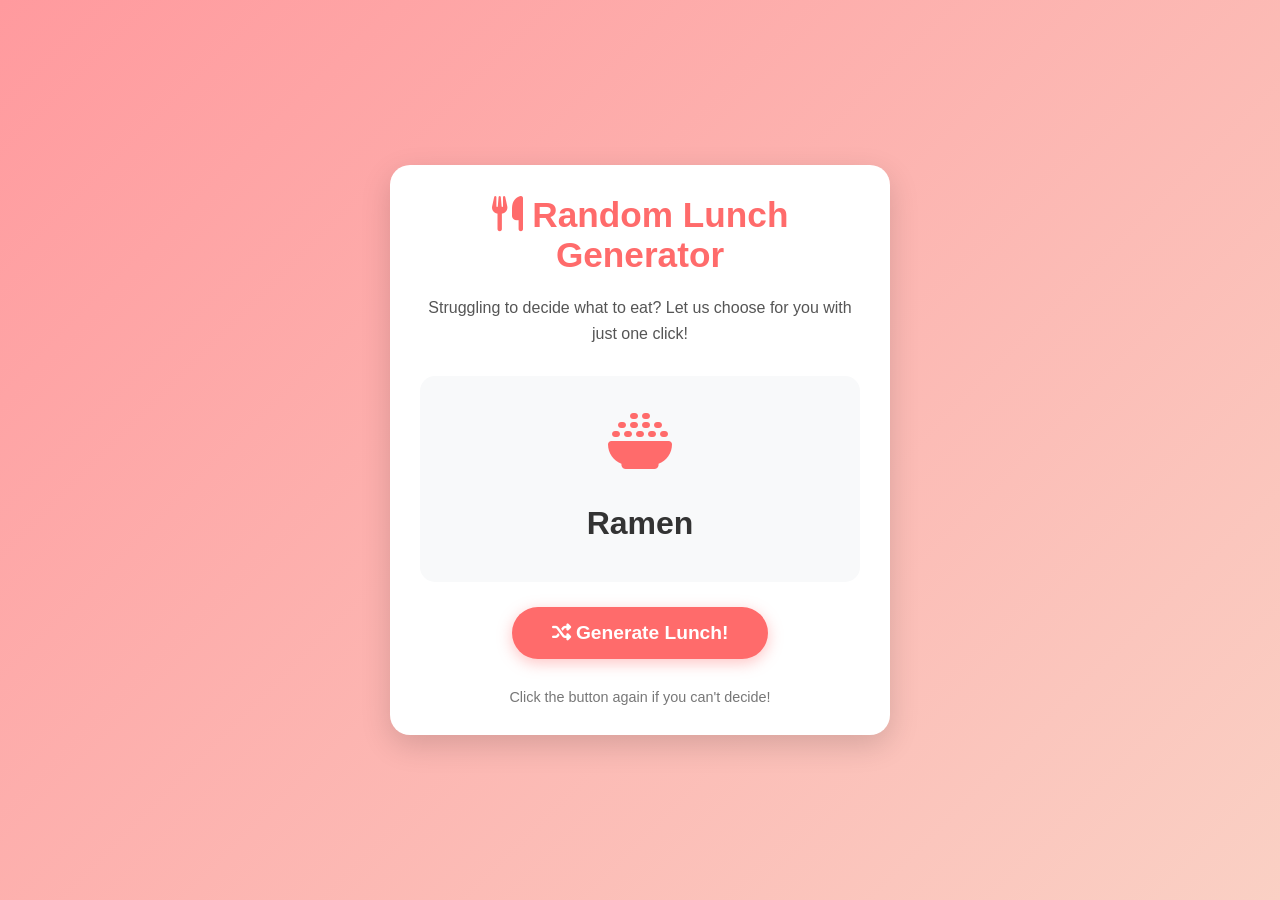
<file: week1/index.html>
<!DOCTYPE html>
<html lang="en">
<head>
    <meta charset="UTF-8">
    <meta name="viewport" content="width=device-width, initial-scale=1.0">
    <title>Random Lunch Menu Generator</title>
    <link rel="stylesheet" href="https://cdnjs.cloudflare.com/ajax/libs/font-awesome/6.4.0/css/all.min.css">
    <style>
        * {
            margin: 0;
            padding: 0;
            box-sizing: border-box;
            font-family: 'Segoe UI', Tahoma, Geneva, Verdana, sans-serif;
        }
        
        body {
            background: linear-gradient(135deg, #ff9a9e 0%, #fad0c4 100%);
            min-height: 100vh;
            display: flex;
            justify-content: center;
            align-items: center;
            padding: 20px;
        }
        
        .container {
            background-color: white;
            border-radius: 20px;
            box-shadow: 0 10px 30px rgba(0, 0, 0, 0.15);
            width: 90%;
            max-width: 500px;
            padding: 30px;
            text-align: center;
        }
        
        h1 {
            color: #ff6b6b;
            margin-bottom: 20px;
            font-size: 2.2rem;
        }
        
        .description {
            color: #555;
            margin-bottom: 30px;
            line-height: 1.6;
        }
        
        .lunch-display {
            background-color: #f8f9fa;
            border-radius: 15px;
            padding: 30px;
            margin: 25px 0;
            min-height: 200px;
            display: flex;
            flex-direction: column;
            justify-content: center;
            align-items: center;
            transition: all 0.3s ease;
        }
        
        .food-icon {
            font-size: 4rem;
            margin-bottom: 15px;
            color: #ff6b6b;
        }
        
        .food-name {
            font-size: 2rem;
            color: #333;
            font-weight: bold;
            margin: 10px 0;
        }
        
        .generate-btn {
            background-color: #ff6b6b;
            color: white;
            border: none;
            border-radius: 50px;
            padding: 15px 40px;
            font-size: 1.2rem;
            font-weight: bold;
            cursor: pointer;
            transition: all 0.3s ease;
            box-shadow: 0 4px 15px rgba(255, 107, 107, 0.4);
        }
        
        .generate-btn:hover {
            background-color: #ff5252;
            transform: translateY(-3px);
            box-shadow: 0 6px 20px rgba(255, 107, 107, 0.5);
        }
        
        .generate-btn:active {
            transform: translateY(0);
        }
        
        .footer {
            margin-top: 30px;
            color: #777;
            font-size: 0.9rem;
        }
        
        @keyframes fadeIn {
            from { opacity: 0; transform: translateY(10px); }
            to { opacity: 1; transform: translateY(0); }
        }
        
        .fade-in {
            animation: fadeIn 0.5s ease forwards;
        }
        
        @media (max-width: 600px) {
            .container {
                padding: 20px;
            }
            
            h1 {
                font-size: 1.8rem;
            }
            
            .food-name {
                font-size: 1.6rem;
            }
            
            .generate-btn {
                padding: 12px 30px;
                font-size: 1.1rem;
            }
        }
    </style>
</head>
<body>
    <div class="container">
        <h1><i class="fas fa-utensils"></i> Random Lunch Generator</h1>
        <p class="description">Struggling to decide what to eat? Let us choose for you with just one click!</p>
        
        <div class="lunch-display">
            <div class="food-icon"><i class="fas fa-question"></i></div>
            <div class="food-name">What's for lunch?</div>
        </div>
        
        <button class="generate-btn" id="generateBtn">
            <i class="fas fa-shuffle"></i> Generate Lunch!
        </button>
        
        <p class="footer">Click the button again if you can't decide!</p>
    </div>

    <script>
        document.addEventListener('DOMContentLoaded', function() {
            const generateBtn = document.getElementById('generateBtn');
            const foodIcon = document.querySelector('.food-icon');
            const foodName = document.querySelector('.food-name');
            const lunchDisplay = document.querySelector('.lunch-display');
            
            // Array of lunch options with corresponding Font Awesome icons
            const lunchMenu = [
                { name: "Pizza", icon: "fas fa-pizza-slice" },
                { name: "Sushi", icon: "fas fa-fish" },
                { name: "Burger", icon: "fas fa-burger" },
                { name: "Salad", icon: "fas fa-leaf" },
                { name: "Tacos", icon: "fas fa-hotdog" },
                { name: "Ramen", icon: "fas fa-bowl-rice" },
                { name: "Sandwich", icon: "fas fa-bread-slice" },
                { name: "Pasta", icon: "fas fa-plate-wheat" },
                { name: "Curry", icon: "fas fa-mortar-pestle" },
                { name: "Steak", icon: "fas fa-drumstick-bite" },
                { name: "Soup", icon: "fas fa-bowl-food" },
                { name: "BBQ", icon: "fas fa-fire" }
            ];
            
            // Function to generate random lunch
            function generateRandomLunch() {
                // Remove fade-in class if it exists
                lunchDisplay.classList.remove('fade-in');
                
                // Get a random lunch option
                const randomIndex = Math.floor(Math.random() * lunchMenu.length);
                const selectedLunch = lunchMenu[randomIndex];
                
                // Briefly show loading state
                foodIcon.innerHTML = '<i class="fas fa-spinner fa-spin"></i>';
                foodName.textContent = "Thinking...";
                
                // After a short delay, show the selected lunch
                setTimeout(() => {
                    foodIcon.innerHTML = `<i class="${selectedLunch.icon}"></i>`;
                    foodName.textContent = selectedLunch.name;
                    
                    // Add animation class
                    lunchDisplay.classList.add('fade-in');
                }, 500);
            }
            
            // Add click event to button
            generateBtn.addEventListener('click', generateRandomLunch);
            
            // Generate a random lunch on page load
            generateRandomLunch();
        });
    </script>
</body>
</html>
</file>
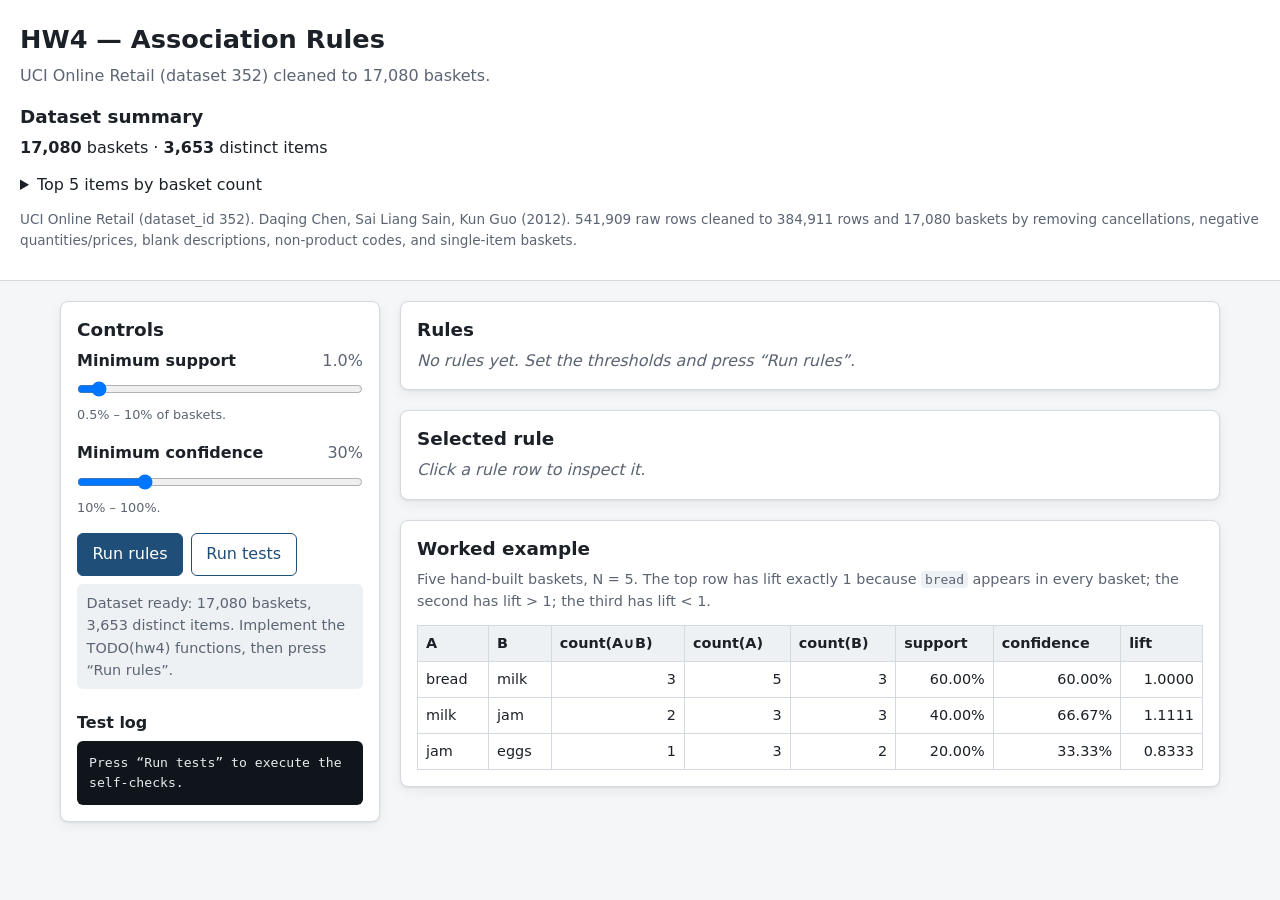
<file: week4/index.html>
<!DOCTYPE html>
<html lang="en">
<head>
  <meta charset="utf-8">
  <meta name="viewport" content="width=device-width, initial-scale=1">
  <title>HW4 — Association Rules</title>
  <link rel="stylesheet" href="style.css">
</head>
<body>
  <noscript>
    <p class="load-error">JavaScript required — please enable scripts for this directory and reload.</p>
  </noscript>
  <header class="site-header">
    <h1>HW4 — Association Rules</h1>
    <p class="subtitle">UCI Online Retail (dataset 352) cleaned to 17,080 baskets.</p>
    <section id="dataset-summary" aria-labelledby="dataset-summary-heading" class="summary">
      <h2 id="dataset-summary-heading">Dataset summary</h2>
      <div id="dataset-summary-body">
        <p class="empty-state">Loading dataset…</p>
      </div>
    </section>
  </header>

  <div class="layout">
    <aside class="sidebar" aria-labelledby="controls-heading">
      <h2 id="controls-heading">Controls</h2>

      <div class="control">
        <label for="min-support">
          Minimum support
          <output id="min-support-value" for="min-support">1.0%</output>
        </label>
        <input type="range" id="min-support" name="min-support"
               min="0.5" max="10" step="0.5" value="1"
               aria-describedby="min-support-hint">
        <p class="hint" id="min-support-hint">0.5% – 10% of baskets.</p>
      </div>

      <div class="control">
        <label for="min-confidence">
          Minimum confidence
          <output id="min-confidence-value" for="min-confidence">30%</output>
        </label>
        <input type="range" id="min-confidence" name="min-confidence"
               min="10" max="100" step="5" value="30"
               aria-describedby="min-confidence-hint">
        <p class="hint" id="min-confidence-hint">10% – 100%.</p>
      </div>

      <div class="button-row">
        <button type="button" id="run-rules">Run rules</button>
        <button type="button" id="run-tests" class="secondary">Run tests</button>
      </div>

      <p id="status" class="status" role="status" aria-live="polite">Loading…</p>

      <h3 id="test-log-heading">Test log</h3>
      <pre id="testLog" class="test-log" tabindex="0" aria-labelledby="test-log-heading">Press “Run tests” to execute the self-checks.</pre>
    </aside>

    <main>
      <section aria-labelledby="results-heading">
        <h2 id="results-heading">Rules</h2>
        <div id="results">
          <p class="empty-state">No rules yet. Set the thresholds and press “Run rules”.</p>
        </div>
      </section>

      <section aria-labelledby="detail-heading" class="panel">
        <h2 id="detail-heading">Selected rule</h2>
        <div id="rule-detail">
          <p class="empty-state">Click a rule row to inspect it.</p>
        </div>
      </section>

      <section aria-labelledby="example-heading" class="panel">
        <h2 id="example-heading">Worked example</h2>
        <div id="worked-example"></div>
      </section>
    </main>
  </div>

  <script src="transactions.js"></script>
  <script src="script.js"></script>
</body>
</html>
</file>
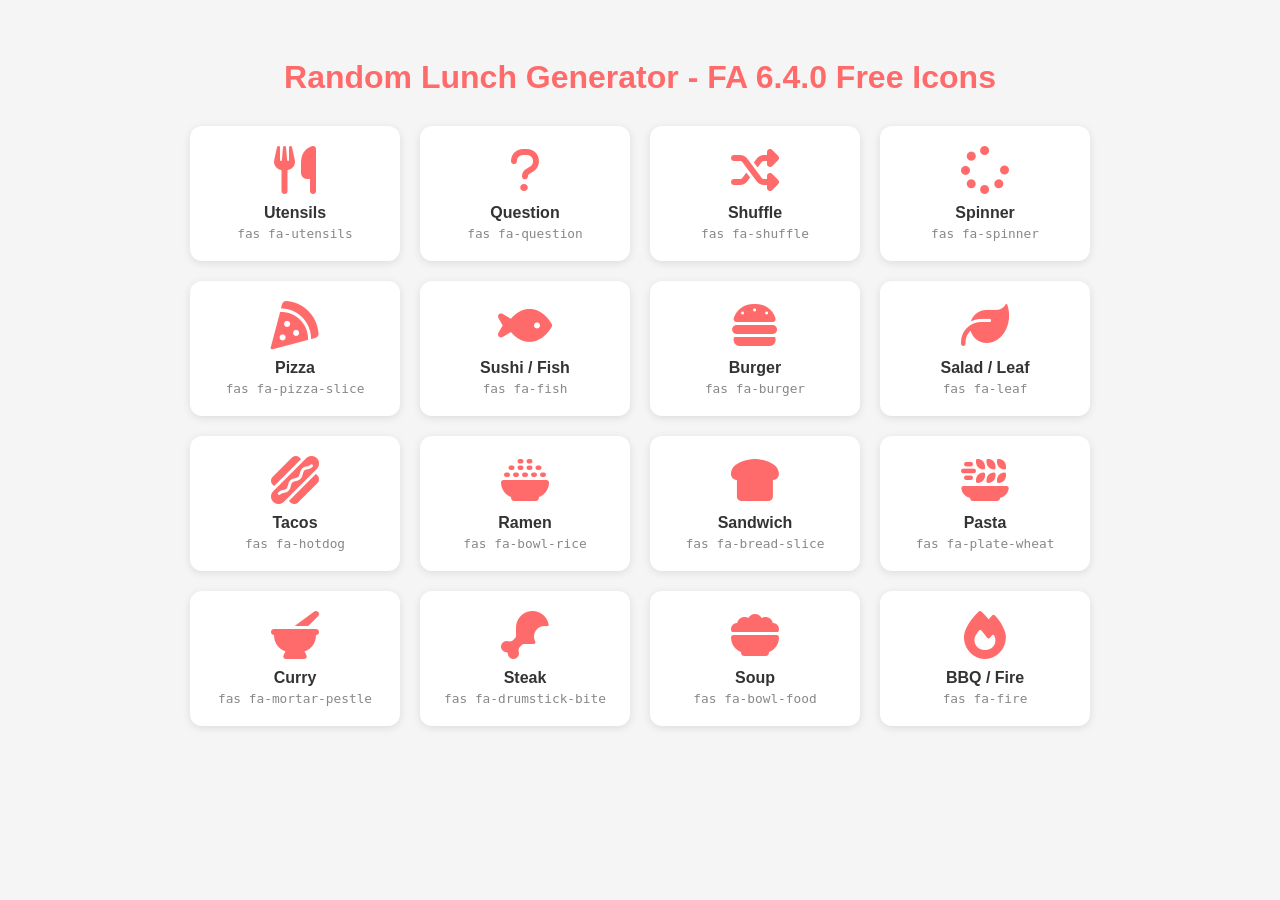
<file: week1/fa-icons-preview.html>
<!DOCTYPE html>
<html lang="en">
<head>
<meta charset="UTF-8">
<title>Random Lunch Generator - FA 6.4.0 Icons</title>
<link rel="stylesheet" href="https://cdnjs.cloudflare.com/ajax/libs/font-awesome/6.4.0/css/all.min.css">
<style>
  body { font-family: 'Segoe UI', sans-serif; background: #f5f5f5; padding: 30px; }
  h1 { color: #ff6b6b; text-align: center; }
  .grid { display: grid; grid-template-columns: repeat(4, 1fr); gap: 20px; max-width: 900px; margin: 30px auto; }
  .card { background: white; border-radius: 12px; padding: 20px; text-align: center; box-shadow: 0 2px 8px rgba(0,0,0,0.1); }
  .card i { font-size: 3rem; color: #ff6b6b; margin-bottom: 10px; display: block; }
  .card .name { font-weight: 600; color: #333; }
  .card .class { font-size: 0.8rem; color: #888; font-family: monospace; margin-top: 4px; }
</style>
</head>
<body>
<h1>Random Lunch Generator - FA 6.4.0 Free Icons</h1>
<div class="grid">
  <div class="card"><i class="fas fa-utensils"></i><div class="name">Utensils</div><div class="class">fas fa-utensils</div></div>
  <div class="card"><i class="fas fa-question"></i><div class="name">Question</div><div class="class">fas fa-question</div></div>
  <div class="card"><i class="fas fa-shuffle"></i><div class="name">Shuffle</div><div class="class">fas fa-shuffle</div></div>
  <div class="card"><i class="fas fa-spinner fa-spin"></i><div class="name">Spinner</div><div class="class">fas fa-spinner</div></div>
  <div class="card"><i class="fas fa-pizza-slice"></i><div class="name">Pizza</div><div class="class">fas fa-pizza-slice</div></div>
  <div class="card"><i class="fas fa-fish"></i><div class="name">Sushi / Fish</div><div class="class">fas fa-fish</div></div>
  <div class="card"><i class="fas fa-burger"></i><div class="name">Burger</div><div class="class">fas fa-burger</div></div>
  <div class="card"><i class="fas fa-leaf"></i><div class="name">Salad / Leaf</div><div class="class">fas fa-leaf</div></div>
  <div class="card"><i class="fas fa-hotdog"></i><div class="name">Tacos</div><div class="class">fas fa-hotdog</div></div>
  <div class="card"><i class="fas fa-bowl-rice"></i><div class="name">Ramen</div><div class="class">fas fa-bowl-rice</div></div>
  <div class="card"><i class="fas fa-bread-slice"></i><div class="name">Sandwich</div><div class="class">fas fa-bread-slice</div></div>
  <div class="card"><i class="fas fa-plate-wheat"></i><div class="name">Pasta</div><div class="class">fas fa-plate-wheat</div></div>
  <div class="card"><i class="fas fa-mortar-pestle"></i><div class="name">Curry</div><div class="class">fas fa-mortar-pestle</div></div>
  <div class="card"><i class="fas fa-drumstick-bite"></i><div class="name">Steak</div><div class="class">fas fa-drumstick-bite</div></div>
  <div class="card"><i class="fas fa-bowl-food"></i><div class="name">Soup</div><div class="class">fas fa-bowl-food</div></div>
  <div class="card"><i class="fas fa-fire"></i><div class="name">BBQ / Fire</div><div class="class">fas fa-fire</div></div>
</div>
</body>
</html>
</file>
<file: week4/style.css>
/* week4/style.css — HW4 association-rules starter.
   Clean neutral palette, readable type, tabular numbers, single column < 700px. */

:root {
  --bg: #f5f6f8;
  --surface: #ffffff;
  --border: #d5d9e0;
  --text: #1c2128;
  --muted: #5b6472;
  --accent: #1f4e79;
  --accent-contrast: #ffffff;
  --warning: #7a4b00;
  --warning-bg: #fff5e0;
  --focus: #b4530a;
  --shadow: 0 1px 2px rgba(28, 33, 40, 0.08), 0 4px 12px rgba(28, 33, 40, 0.06);
  --radius: 8px;
}

*,
*::before,
*::after {
  box-sizing: border-box;
}

html {
  font-size: 16px;
}

body {
  margin: 0;
  background: var(--bg);
  color: var(--text);
  font-family: system-ui, -apple-system, "Segoe UI", Roboto, Helvetica, Arial, sans-serif;
  font-size: 1rem;
  line-height: 1.55;
}

h1, h2, h3 {
  line-height: 1.25;
  margin: 0 0 0.5rem;
}

h1 { font-size: 1.6rem; }
h2 { font-size: 1.15rem; margin-top: 0; }
h3 { font-size: 1rem; margin-top: 1.5rem; }

p { margin: 0 0 0.75rem; }

code {
  font-family: ui-monospace, SFMono-Regular, Menlo, Consolas, monospace;
  font-size: 0.9em;
  background: #eef1f4;
  padding: 0.05em 0.3em;
  border-radius: 4px;
}

/* --- layout ------------------------------------------------------------- */

.site-header {
  background: var(--surface);
  border-bottom: 1px solid var(--border);
  padding: 1.5rem 1.25rem 1rem;
}

.subtitle {
  color: var(--muted);
  margin-bottom: 1rem;
}

.layout {
  display: grid;
  grid-template-columns: minmax(260px, 320px) minmax(0, 1fr);
  gap: 1.25rem;
  max-width: 1200px;
  margin: 0 auto;
  padding: 1.25rem;
  align-items: start;
}

.sidebar {
  position: sticky;
  top: 1.25rem;
  background: var(--surface);
  border: 1px solid var(--border);
  border-radius: var(--radius);
  box-shadow: var(--shadow);
  padding: 1rem;
}

main {
  display: flex;
  flex-direction: column;
  gap: 1.25rem;
  min-width: 0;
}

.panel,
section[aria-labelledby="results-heading"] {
  background: var(--surface);
  border: 1px solid var(--border);
  border-radius: var(--radius);
  box-shadow: var(--shadow);
  padding: 1rem;
}

.summary {
  margin-top: 0.5rem;
}

.summary-line {
  font-variant-numeric: tabular-nums;
}

.provenance {
  color: var(--muted);
  font-size: 0.85rem;
  margin-top: 0.75rem;
}

/* --- controls ----------------------------------------------------------- */

.control {
  margin-bottom: 1rem;
}

.control label {
  display: flex;
  justify-content: space-between;
  gap: 0.5rem;
  font-weight: 600;
  margin-bottom: 0.25rem;
}

.control output {
  font-variant-numeric: tabular-nums;
  font-weight: 400;
  color: var(--muted);
}

.control input[type="range"] {
  width: 100%;
  margin: 0.25rem 0;
}

.hint {
  color: var(--muted);
  font-size: 0.8rem;
  margin: 0;
}

.button-row {
  display: flex;
  flex-wrap: wrap;
  gap: 0.5rem;
  margin: 0.5rem 0;
}

button {
  font: inherit;
  padding: 0.5rem 0.9rem;
  border: 1px solid var(--accent);
  border-radius: 6px;
  background: var(--accent);
  color: var(--accent-contrast);
  cursor: pointer;
}

button.secondary {
  background: var(--surface);
  color: var(--accent);
}

button:hover {
  filter: brightness(0.94);
}

:focus-visible {
  outline: 3px solid var(--focus);
  outline-offset: 2px;
}

input[type="range"]:focus-visible {
  outline: 3px solid var(--focus);
  outline-offset: 4px;
}

.status {
  background: #eef1f4;
  border-radius: 6px;
  padding: 0.5rem 0.6rem;
  font-size: 0.9rem;
  color: var(--muted);
  min-height: 2.5rem;
}

.test-log {
  background: #10151b;
  color: #e6ebf0;
  border-radius: 6px;
  padding: 0.75rem;
  font-family: ui-monospace, SFMono-Regular, Menlo, Consolas, monospace;
  font-size: 0.82rem;
  line-height: 1.5;
  white-space: pre-wrap;
  max-height: 22rem;
  overflow: auto;
  margin: 0;
}

/* --- tables ------------------------------------------------------------- */

.data-table {
  width: 100%;
  border-collapse: collapse;
  font-size: 0.9rem;
  font-variant-numeric: tabular-nums;
  margin-top: 0.5rem;
}

.data-table th,
.data-table td {
  border: 1px solid var(--border);
  padding: 0.4rem 0.5rem;
  text-align: left;
  vertical-align: top;
}

.data-table th {
  background: #eef1f4;
  font-weight: 600;
}

.data-table td.num,
.data-table th.num {
  text-align: right;
  font-variant-numeric: tabular-nums;
}

.rules-table tbody tr {
  cursor: pointer;
}

.rules-table tbody tr:hover,
.rules-table tbody tr:focus-visible {
  background: #eef4fa;
}

.results-count {
  color: var(--muted);
  font-size: 0.9rem;
  margin: 0;
}

.empty-state {
  color: var(--muted);
  font-style: italic;
  margin: 0;
}

/* --- rule detail -------------------------------------------------------- */

.rule-metrics {
  display: grid;
  grid-template-columns: max-content minmax(0, 1fr);
  gap: 0.25rem 1rem;
  margin: 0 0 0.75rem;
}

.rule-metrics dt {
  font-weight: 600;
}

.rule-metrics dd {
  margin: 0;
  font-variant-numeric: tabular-nums;
}

.comparison {
  background: #eef4fa;
  border-radius: 6px;
  padding: 0.5rem 0.6rem;
  font-size: 0.9rem;
}

.warning {
  background: var(--warning-bg);
  color: var(--warning);
  border-radius: 6px;
  padding: 0.5rem 0.6rem;
  font-size: 0.9rem;
}

.worked-example-intro {
  color: var(--muted);
  font-size: 0.9rem;
}

/* --- responsive --------------------------------------------------------- */

@media (max-width: 700px) {
  .layout {
    grid-template-columns: 1fr;
    padding: 0.75rem;
  }

  .sidebar {
    position: static;
  }
}
</file>
